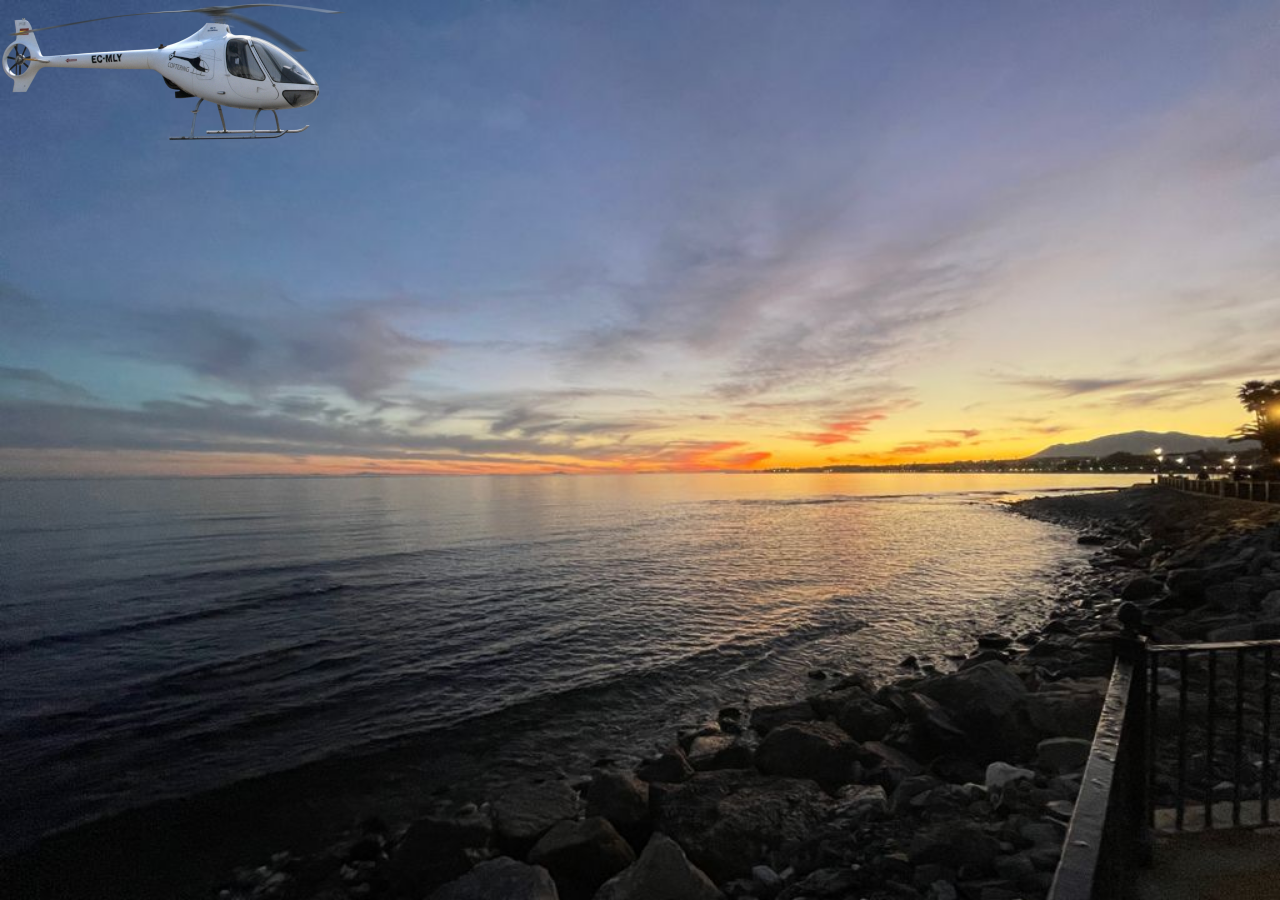
<file: EjercicioMovimientoDelCuadrado/index.html>
<!DOCTYPE html>
<html lang="en">

<head>
    <meta charset="UTF-8">
    <meta http-equiv="X-UA-Compatible" content="IE=edge">
    <meta name="viewport" content="width=device-width, initial-scale=1.0">
    <link rel="stylesheet" href="style.css">
    <title>ejercicio1</title>
</head>

<body>


    <div class="caja" id="divcaja"></div>

    <script src="funcionesCajas.js"></script>

</body>

</html>
</file>
<file: EjercicioMovimientoDelCuadrado/style.css>
/*By jesús */
body {
  background-image: url('fondo.jpeg');
  background-repeat: no-repeat;
  background-attachment: fixed;
  background-size: cover;
  min-height: 100vh;
  min-width: 100vw;
  margin: 0;
  padding: 0;
}

.caja {
  position: absolute;
  width: 350px;
  height: 147px;
  background-image: url('heli.png');
  top: 0;
  left: 0;
  transition: top 300ms;
}
</file>
